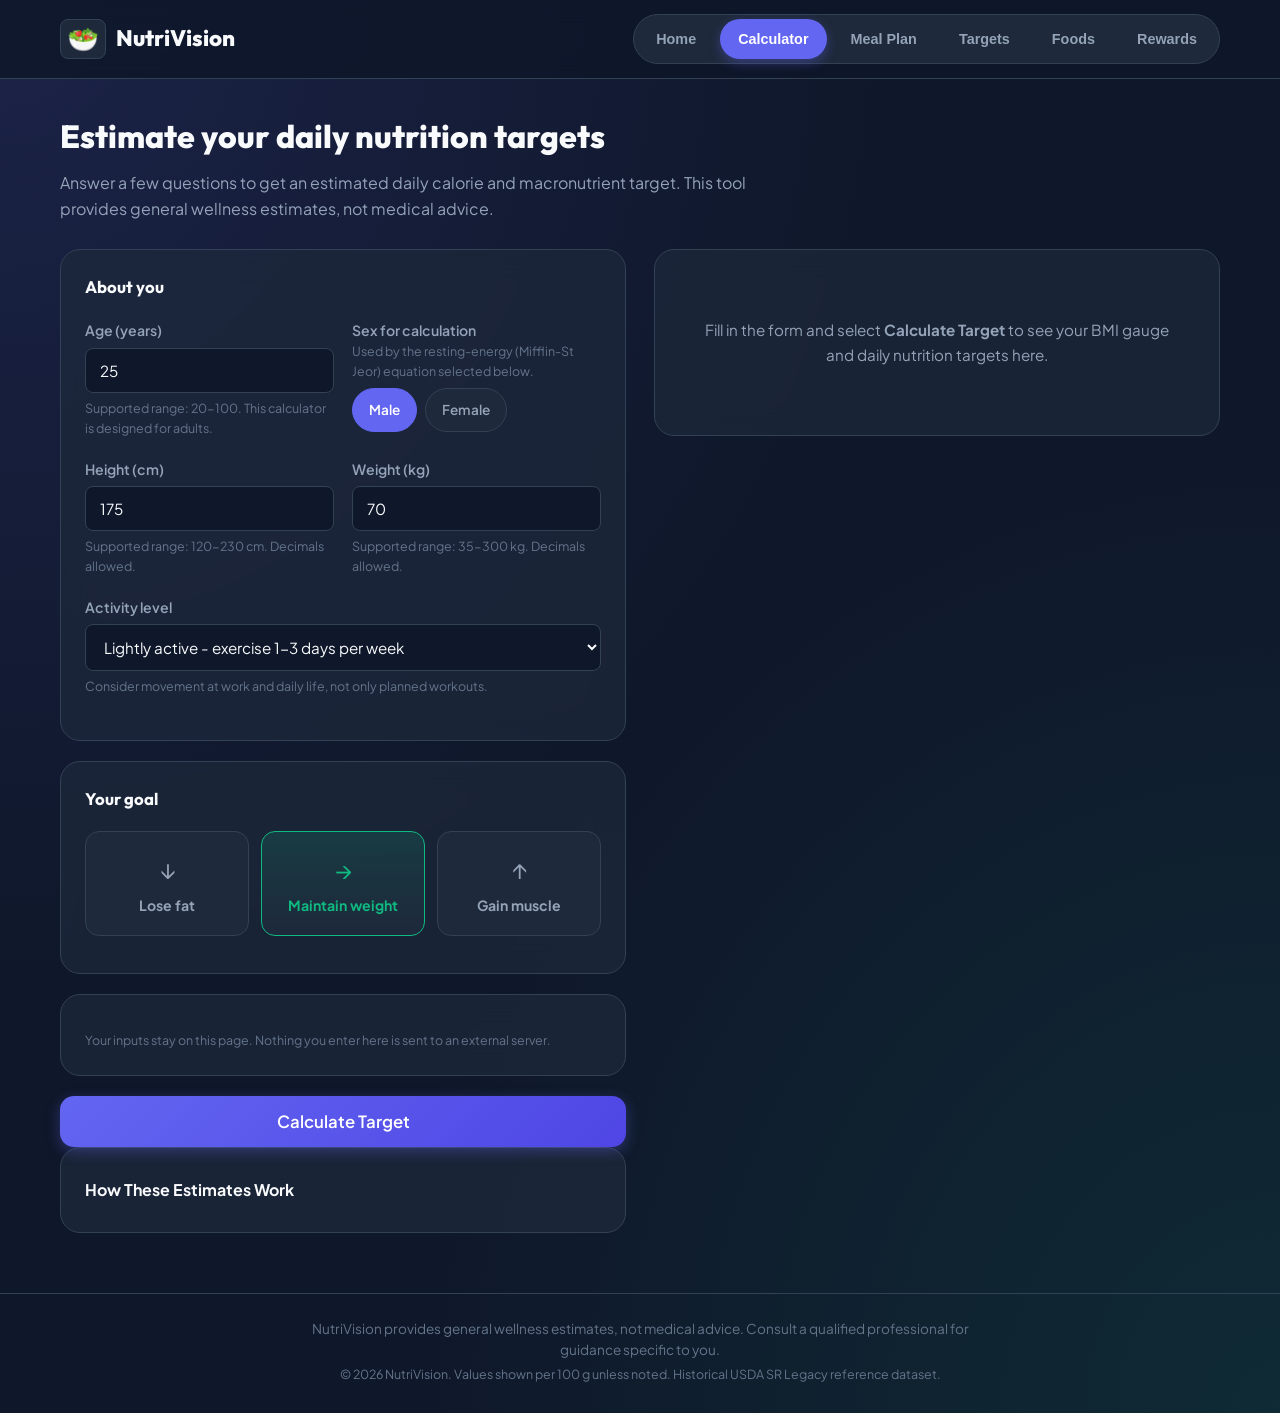
<file: index.html>
<!DOCTYPE html>
<html lang="en">

<head>
  <meta charset="UTF-8">
  <meta name="viewport" content="width=device-width, initial-scale=1.0">
  <title>NutriVision - Daily Nutrition Calculator & Meal Planner</title>
  <meta name="description"
    content="NutriVision helps adults estimate daily calorie and macronutrient targets, view a BMI reference gauge, generate an illustrative three-meal plan, and search a 7,000+ item food database.">
  <link rel="preconnect" href="https://fonts.googleapis.com">
  <link rel="preconnect" href="https://fonts.gstatic.com" crossorigin>
  <link
    href="https://fonts.googleapis.com/css2?family=Outfit:wght@300;400;500;600;700;800&family=Plus+Jakarta+Sans:wght@400;500;600;700&display=swap"
    rel="stylesheet">
  <link rel="stylesheet" href="styles.css">
</head>

<body>
  <a class="skip-link" href="#main-content">Skip to main content</a>

  <!-- Header / Navigation -->
  <header class="app-header">
    <div class="container header-container">
      <div class="logo">
        <div class="logo-icon">🥗</div>
        <div class="logo-text">NutriVision</div>
      </div>
      <nav class="main-nav" aria-label="Main sections">
        <button type="button" class="nav-btn" data-view="home">Home</button>
        <button type="button" class="nav-btn active" data-view="calculator" aria-current="page">Calculator</button>
        <button type="button" class="nav-btn" data-view="mealplan">Meal Plan</button>
        <button type="button" class="nav-btn" data-view="targets">Targets</button>
        <button type="button" class="nav-btn" data-view="foods">Foods</button>
        <button type="button" class="nav-btn" data-view="rewards">Rewards</button>
      </nav>
    </div>
  </header>

  <main id="main-content" class="container main-content">

    <!-- ================= HOME VIEW ================= -->
    <section id="view-home" class="app-view hidden" data-view-panel="home" tabindex="-1">
      <div class="view-intro">
        <h1>Today's activity</h1>
        <p>Track today's steps, see the Fit Coins you've earned, and manage step-goal reminders. Information here
          is stored on this device only.</p>
      </div>

      <div class="home-grid">
        <div class="field-card">
          <h2 class="field-card-title">Daily total steps</h2>

          <div class="steps-log-row">
            <div class="form-group steps-log-input">
              <label for="steps-input">Steps logged today</label>
              <input type="number" id="steps-input" min="0" max="200000" step="1" inputmode="numeric"
                placeholder="e.g. 6200">
            </div>
            <button type="button" class="btn btn-primary" id="steps-save-btn">Save steps</button>
          </div>

          <div class="progress-bar-track" role="progressbar" id="home-steps-progressbar" aria-valuemin="0"
            aria-valuemax="5000" aria-valuenow="0" aria-label="Progress toward today's 5,000-step target">
            <div class="progress-bar-fill" id="home-steps-progress-bar"></div>
          </div>
          <p class="progress-readout"><span id="home-steps-value">0</span> / <span id="home-steps-target">5,000</span>
            steps</p>
          <p class="field-help" id="home-steps-remaining">5,000 steps remaining today</p>

          <p class="health-connect-note">On a phone, steps can come from the Health app (iPhone) or Google Fit
            (Android). Direct HealthKit / Google Fit sync requires installing NutriVision as a mobile app and is not
            available in this browser preview — log steps manually above instead. External service — no
            automatic account connection or data synchronization.</p>

          <div class="divider"></div>

          <h3 class="results-heading">Step-goal reminders</h3>
          <label class="switch-toggle">
            <input type="checkbox" id="reminder-toggle">
            <span class="toggle-switch" aria-hidden="true"></span>
            <span>Remind me about today's step target</span>
          </label>
          <p class="field-help">Uses your browser's notification permission. Reminders only fire while this page is
            open in a tab — this prototype does not use background push notifications.</p>
          <button type="button" class="btn btn-outline" id="reminder-test-btn">Send a test reminder</button>
        </div>

        <div class="field-card">
          <h2 class="field-card-title">Fit Coins</h2>
          <p class="field-help">You earn 1 Fit Coin for every 1,000 steps logged.</p>

          <div class="coin-stats-grid">
            <div class="coin-stat-card">
              <span class="coin-stat-label">Earned today</span>
              <span class="coin-stat-value" id="home-coins-today">0</span>
            </div>
            <div class="coin-stat-card coin-stat-card-total">
              <span class="coin-stat-label">Lifetime balance</span>
              <span class="coin-stat-value" id="home-coins-balance">0</span>
            </div>
          </div>

          <button type="button" class="btn btn-outline btn-large" data-view-link="rewards">Spend coins in
            Rewards</button>

          <div class="divider"></div>

          <h3 class="results-heading">Recent days</h3>
          <div class="history-list" id="steps-history-list"></div>

          <div class="divider"></div>
          <button type="button" class="btn btn-ghost" id="reset-data-btn">Reset saved data on this device</button>
        </div>
      </div>
    </section>

    <!-- ================= CALCULATOR VIEW ================= -->
    <section id="view-calculator" class="app-view" data-view-panel="calculator" tabindex="-1">
      <div class="view-intro">
        <h1>Estimate your daily nutrition targets</h1>
        <p>Answer a few questions to get an estimated daily calorie and macronutrient target. This tool provides
          general wellness estimates, not medical advice.</p>
      </div>

      <div class="calculator-layout">
        <!-- LEFT COLUMN: INPUTS -->
        <div class="calc-column calc-inputs">
          <form id="calc-form" novalidate>

            <div class="field-card">
              <h2 class="field-card-title">About you</h2>

              <div class="form-row">
                <div class="form-group">
                  <label for="input-age">Age (years)</label>
                  <input type="number" id="input-age" name="age" min="20" max="100" step="1" value="25"
                    inputmode="numeric" aria-describedby="age-help age-error" required>
                  <p class="field-help" id="age-help">Supported range: 20-100. This calculator is designed for
                    adults.</p>
                  <p class="field-error" id="age-error" role="alert"></p>
                </div>

                <fieldset class="form-group">
                  <legend>Sex for calculation</legend>
                  <p class="field-help" id="sex-help">Used by the resting-energy (Mifflin-St Jeor) equation selected
                    below.</p>
                  <div class="radio-pill-group" role="radiogroup" aria-describedby="sex-help">
                    <label class="radio-pill">
                      <input type="radio" name="sex" value="male" checked>
                      <span>Male</span>
                    </label>
                    <label class="radio-pill">
                      <input type="radio" name="sex" value="female">
                      <span>Female</span>
                    </label>
                  </div>
                </fieldset>
              </div>

              <div class="form-row">
                <div class="form-group">
                  <label for="input-height">Height (cm)</label>
                  <input type="number" id="input-height" name="height" min="120" max="230" step="0.1" value="175"
                    inputmode="decimal" aria-describedby="height-help height-error" required>
                  <p class="field-help" id="height-help">Supported range: 120-230 cm. Decimals allowed.</p>
                  <p class="field-error" id="height-error" role="alert"></p>
                </div>

                <div class="form-group">
                  <label for="input-weight">Weight (kg)</label>
                  <input type="number" id="input-weight" name="weight" min="35" max="300" step="0.1" value="70"
                    inputmode="decimal" aria-describedby="weight-help weight-error" required>
                  <p class="field-help" id="weight-help">Supported range: 35-300 kg. Decimals allowed.</p>
                  <p class="field-error" id="weight-error" role="alert"></p>
                </div>
              </div>

              <div class="form-group">
                <label for="input-activity">Activity level</label>
                <select id="input-activity" name="activity" aria-describedby="activity-help activity-error" required>
                  <option value="1.2">Sedentary - little or no exercise</option>
                  <option value="1.375" selected>Lightly active - exercise 1-3 days per week</option>
                  <option value="1.55">Moderately active - exercise 3-5 days per week</option>
                  <option value="1.725">Very active - exercise 6-7 days per week</option>
                  <option value="1.9">Extra active - intense training or physical job</option>
                </select>
                <p class="field-help" id="activity-help">Consider movement at work and daily life, not only planned
                  workouts.</p>
                <p class="field-error" id="activity-error" role="alert"></p>
              </div>
            </div>

            <div class="field-card">
              <h2 class="field-card-title">Your goal</h2>

              <div class="goal-cards" role="radiogroup" aria-label="Goal" aria-describedby="goal-error">
                <label class="goal-card">
                  <input type="radio" name="goal" value="lose">
                  <span class="goal-icon" aria-hidden="true">&#8595;</span>
                  <span class="goal-label">Lose fat</span>
                </label>
                <label class="goal-card">
                  <input type="radio" name="goal" value="maintain" checked>
                  <span class="goal-icon" aria-hidden="true">&#8594;</span>
                  <span class="goal-label">Maintain weight</span>
                </label>
                <label class="goal-card">
                  <input type="radio" name="goal" value="gain">
                  <span class="goal-icon" aria-hidden="true">&#8593;</span>
                  <span class="goal-label">Gain muscle</span>
                </label>
              </div>
              <p class="field-error" id="goal-error" role="alert"></p>

              <div id="rate-group" class="form-group rate-group hidden">
                <span class="rate-group-label" id="rate-label">Weekly rate</span>
                <div class="radio-pill-group" role="radiogroup" aria-labelledby="rate-label">
                  <label class="radio-pill">
                    <input type="radio" name="rate" value="0.25" checked>
                    <span>0.25 kg/week</span>
                  </label>
                  <label class="radio-pill">
                    <input type="radio" name="rate" value="0.5">
                    <span>0.5 kg/week</span>
                  </label>
                  <label class="radio-pill radio-pill-aggressive">
                    <input type="radio" name="rate" value="0.75">
                    <span>0.75 kg/week <em>(aggressive)</em></span>
                  </label>
                </div>
              </div>
            </div>

            <div class="field-card">
              <div id="eligibility-wrap" class="eligibility-wrap hidden">
                <label class="eligibility-check">
                  <input type="checkbox" id="input-eligibility" aria-describedby="eligibility-error">
                  <span>I'm 20 or older and I'm not pregnant or breastfeeding.</span>
                </label>
                <p class="field-error" id="eligibility-error" role="alert"></p>
              </div>
              <p class="privacy-note">Your inputs stay on this page. Nothing you enter here is sent to an external
                server.</p>
            </div>

            <div class="form-error-banner hidden" id="form-error-banner" role="alert"></div>

            <button type="submit" class="btn btn-primary btn-large" id="calculate-btn">Calculate Target</button>
          </form>

          <details class="explain-details">
            <summary>How These Estimates Work</summary>
            <div class="explain-body">
              <h3>Resting energy (Mifflin-St Jeor equation)</h3>
              <p>Resting energy is estimated with the Mifflin-St Jeor equation, a widely used formula based on
                weight, height, age, and sex. It is a population-level estimate, not a measurement of your personal
                metabolism.</p>

              <h3>Activity multiplication</h3>
              <p>Resting energy is multiplied by an activity factor (1.2 to 1.9) to approximate total daily energy
                expenditure (TDEE), which includes movement, exercise, and daily activity.</p>

              <h3>Weight-change approximation</h3>
              <p>Weight change is approximated using 7,700 kcal per kilogram of body weight. This is a simplified
                estimate; actual results vary by individual and are influenced by many factors beyond calorie
                counting.</p>

              <h3>Macronutrient percentages</h3>
              <p>Protein, carbohydrate, and fat targets use a prototype split of 25% / 45% / 30% of total calories.
                This is one reasonable distribution among many, not a universal prescription.</p>

              <h3>Sugar and saturated-fat limits</h3>
              <p>Added-sugar and saturated-fat figures are shown as upper limits (calculated at 10% of calories
                each), not goals to reach. Total sugar shown for foods and meals includes naturally occurring sugars
                and is not the same measurement as an added-sugar limit.</p>

              <h3>Uncertainty of predictions</h3>
              <p>Any weekly rate of weight change is an estimate. Individual results are not guaranteed and can be
                affected by hydration, muscle mass, hormones, sleep, and other factors. A 0.75 kg/week target is an
                aggressive rate and may be unsuitable for some people; review it with a qualified professional.</p>

              <h3>BMI limitations</h3>
              <p>BMI is a screening measure based on height and weight only. It does not directly measure body fat
                and does not account for muscle mass, frame size, or other individual differences.</p>

              <h3>Meal data limitations</h3>
              <p>Meal nutrient values come from a historical USDA reference dataset. Where a nutrient is not
                reported, it is shown as unavailable rather than assumed to be zero.</p>
            </div>
          </details>
        </div>

        <!-- RIGHT COLUMN: RESULTS -->
        <div class="calc-column calc-results">
          <div class="results-card" id="results-card">

            <div id="calc-error-notice" class="notice-banner notice-error hidden" role="alert"></div>

            <div class="empty-results" id="empty-results">
              <p>Fill in the form and select <strong>Calculate Target</strong> to see your BMI gauge and daily
                nutrition targets here.</p>
            </div>

            <div class="results-content hidden" id="results-content">

              <div class="stale-banner hidden" id="stale-banner" role="status">
                Inputs have changed. Select <strong>Calculate Target</strong> again to update your results.
              </div>

              <!-- BMI GAUGE -->
              <div class="gauge-block">
                <h2 class="results-heading">BMI reference gauge</h2>
                <div class="gauge-wrap" id="gauge-wrap" aria-hidden="true"></div>
                <div class="gauge-readout">
                  <span class="gauge-bmi-value" id="gauge-bmi-value">--</span>
                  <span class="gauge-bmi-status" id="gauge-bmi-status">--</span>
                </div>
                <p class="gauge-text-alt" id="gauge-text-alt">Calculate your target to see your BMI and status
                  here.</p>
                <p class="gauge-explainer">BMI is a screening estimate, not a diagnosis. It does not directly
                  measure body fat or account for differences such as muscle mass. The four shaded bands on each
                  side of the reference range are visual subdivisions used by this app, not four official clinical
                  diagnoses.</p>
                <p class="ref-weight-range" id="ref-weight-range"></p>
              </div>

              <div class="divider"></div>

              <!-- SUMMARY STATS -->
              <h2 class="results-heading">Energy summary</h2>
              <dl class="stats-list" id="stats-list"></dl>

              <div id="goal-notice" class="notice-banner hidden" role="status"></div>
              <div id="aggressive-notice" class="notice-banner notice-warning hidden" role="alert"></div>

              <div class="divider"></div>

              <!-- NUTRIENT CARDS -->
              <h2 class="results-heading">Daily nutrient targets</h2>
              <div class="nutrient-cards-grid" id="nutrient-cards-grid"></div>

              <button type="button" class="btn btn-outline btn-large share-btn" id="share-btn">Share My
                Targets</button>
            </div>
          </div>
        </div>
      </div>
    </section>

    <!-- ================= MEAL PLAN VIEW ================= -->
    <section id="view-mealplan" class="app-view hidden" data-view-panel="mealplan" tabindex="-1">
      <div class="view-intro">
        <h1>Illustrative meal plan</h1>
        <p>An example three-meal structure sized to your most recently calculated calorie target.</p>
      </div>

      <div id="mealplan-empty" class="empty-results">
        <p>Calculate your target in the <strong>Calculator</strong> section first. The meal plan will use your most
          recently calculated result.</p>
      </div>

      <div id="mealplan-content" class="hidden">
        <div class="mealplan-banner">
          <div class="mealplan-banner-target">
            <span class="mealplan-banner-label">Daily calorie target</span>
            <span class="mealplan-banner-value" id="mealplan-calorie-value">--</span>
          </div>
          <p class="mealplan-banner-note">Portions below adapt automatically to your latest calculation. Adjust
            inputs and recalculate in the Calculator section to update this plan.</p>
          <label class="dessert-toggle">
            <input type="checkbox" id="dessert-toggle">
            <span class="toggle-switch" aria-hidden="true"></span>
            <span>Include optional dessert</span>
          </label>
        </div>

        <div class="meal-cards-grid" id="meal-cards-grid"></div>

        <div class="day-glance-card">
          <h2 class="results-heading">Your day at a glance</h2>
          <p class="day-glance-note">Meal totals below reflect <strong>total sugar</strong> naturally present in
            foods. This is a different measurement from the <strong>added-sugar limit</strong> shown in the
            Calculator section.</p>
          <div class="day-glance-table" id="day-glance-table"></div>
        </div>

        <div class="calo-panel">
          <h2 class="results-heading">Explore meals on Calo</h2>
          <p>Browse Calo's official menu, open or download the Calo application, copy your NutriVision targets, and
            manually enter appropriate targets into Calo where supported.</p>
          <div class="calo-panel-actions">
            <a class="btn btn-outline" id="calo-menu-link" href="https://calo.app/en/menu" target="_blank"
              rel="noopener noreferrer">Open Calo menu</a>
            <a class="btn btn-outline" id="calo-app-link" href="https://calo.go.link/?adj_t=1fubx4rk" target="_blank"
              rel="noopener noreferrer">Open Calo app</a>
            <button type="button" class="btn btn-outline" id="calo-copy-btn">Copy my targets</button>
          </div>
          <p class="calo-disclaimer">External service - no automatic account connection or data synchronization.
            NutriVision is not affiliated with Calo. No personal or nutrition data is sent automatically.</p>
        </div>
      </div>
    </section>

    <!-- ================= TARGETS VIEW ================= -->
    <section id="view-targets" class="app-view hidden" data-view-panel="targets" tabindex="-1">
      <div class="view-intro">
        <h1>Your targets</h1>
        <p>A quick summary of your daily and weekly goals, combining nutrition and activity.</p>
      </div>

      <div id="targets-empty" class="empty-results">
        <p>Calculate your target in the <strong>Calculator</strong> section first to see your weekly weight goal
          and daily calorie target here.</p>
      </div>

      <div id="targets-content" class="hidden">
        <div class="target-stat-grid">
          <div class="target-stat-card">
            <span class="target-stat-label">Daily step target</span>
            <span class="target-stat-value" id="targets-steps-value">5,000 steps/day</span>
            <span class="target-stat-note">A general activity goal used throughout NutriVision.</span>
          </div>
          <div class="target-stat-card">
            <span class="target-stat-label">Weekly weight goal</span>
            <span class="target-stat-value" id="targets-weekly-value">--</span>
            <span class="target-stat-note">An estimate, not a guarantee. See the Calculator section for details.</span>
          </div>
          <div class="target-stat-card">
            <span class="target-stat-label">Daily calorie target</span>
            <span class="target-stat-value" id="targets-calories-value">--</span>
            <span class="target-stat-note">From your most recent calculation.</span>
          </div>
        </div>
        <p class="privacy-note">This information is calculated from your last successful calculation and stored on
          this device only.</p>
      </div>
    </section>

    <!-- ================= FOODS VIEW ================= -->
    <section id="view-foods" class="app-view hidden" data-view-panel="foods" tabindex="-1">
      <div class="view-intro">
        <h1>Food database</h1>
        <p>Search a historical USDA reference dataset (SR Legacy) of 7,793 foods. All values are shown <strong>per
            100 g</strong>.</p>
      </div>

      <div class="foods-toolbar">
        <div class="foods-search-wrap">
          <label for="food-search-input" class="sr-only">Search foods</label>
          <input type="search" id="food-search-input" placeholder="Search foods, e.g. chicken, rice, apple">
        </div>
        <div class="foods-category-wrap">
          <label for="food-category-select" class="sr-only">Category</label>
          <select id="food-category-select">
            <option value="">All categories</option>
          </select>
        </div>
      </div>

      <p class="foods-result-count" id="foods-result-count" role="status"></p>
      <p class="foods-dash-note">A dash means the nutrient was not reported; it does not mean zero.</p>

      <div id="foods-grid" class="foods-grid"></div>

      <nav class="pagination-container" id="foods-pagination" aria-label="Food results pages"></nav>
    </section>

    <!-- ================= REWARDS VIEW ================= -->
    <section id="view-rewards" class="app-view hidden" data-view-panel="rewards" tabindex="-1">
      <div class="view-intro">
        <h1>Rewards</h1>
        <p>Spend the Fit Coins you earn from walking. 1 Fit Coin = 1,000 steps logged.</p>
      </div>

      <div class="rewards-balance-banner">
        <span class="rewards-balance-label">Your balance</span>
        <span class="rewards-balance-value" id="rewards-balance-value">0</span>
        <span class="rewards-balance-unit">Fit Coins</span>
      </div>
      <p class="rewards-disclaimer">Demo rewards catalog — redemptions are recorded locally in this prototype
        and do not send real gift cards, devices, or subscriptions.</p>

      <div id="rewards-grid" class="rewards-grid"></div>

      <div class="my-rewards-card">
        <h2 class="results-heading">My redeemed rewards</h2>
        <div class="my-rewards-list" id="my-rewards-list"></div>
      </div>
    </section>

  </main>

  <!-- ================= SHARE DIALOG ================= -->
  <dialog id="share-dialog" class="share-dialog" aria-labelledby="share-dialog-title">
    <form method="dialog" class="share-dialog-form">
      <div class="share-dialog-header">
        <h2 id="share-dialog-title">Share my targets</h2>
        <button type="submit" class="dialog-close-btn" id="share-dialog-close-x" aria-label="Close dialog">
          &times;</button>
      </div>
      <p class="share-dialog-desc">This preview contains only your nutrition targets. Your age, sex, height,
        weight, and BMI are not included.</p>
      <label for="share-preview-text" class="sr-only">Share text preview</label>
      <textarea id="share-preview-text" class="share-preview-text" readonly rows="12"></textarea>
      <p class="share-status" id="share-status" role="status"></p>
      <div class="share-dialog-actions">
        <button type="button" class="btn btn-primary" id="share-copy-btn">Copy Targets</button>
        <button type="button" class="btn btn-outline hidden" id="share-native-btn">Share...</button>
        <button type="submit" class="btn btn-ghost" id="share-close-btn">Close</button>
      </div>
    </form>
  </dialog>

  <footer class="app-footer">
    <div class="container">
      <p>NutriVision provides general wellness estimates, not medical advice. Consult a qualified professional for
        guidance specific to you.</p>
      <p class="footer-sub">&copy; 2026 NutriVision. Values shown per 100 g unless noted. Historical USDA SR Legacy
        reference dataset.</p>
    </div>
  </footer>

  <div id="aria-live-region" class="sr-only" role="status" aria-live="polite"></div>

  <script src="foodsData.js"></script>
  <script src="app.js"></script>
</body>

</html>
</file>
<file: styles.css>
/* ==========================================================================
   NutriVision Design System - Styles
   Color palette preserved from the existing project theme.
   ========================================================================== */

:root {
  /* Color Palette - Vibrant Dark Mode (unchanged) */
  --bg-dark: #0f172a;
  --bg-card: #1e293b;
  --bg-card-hover: #2d3748;
  --bg-input: #0f172a;

  --primary: #6366f1;
  --primary-hover: #4f46e5;
  --primary-glow: rgba(99, 102, 241, 0.35);

  --accent: #10b981;
  --accent-hover: #059669;
  --accent-glow: rgba(16, 185, 129, 0.35);

  --secondary: #ec4899;
  --warning: #f59e0b;
  --error: #ef4444;

  --text-main: #f8fafc;
  --text-muted: #94a3b8;
  --text-dim: #64748b;

  --border: #334155;
  --border-focus: #818cf8;

  --radius-sm: 8px;
  --radius-md: 14px;
  --radius-lg: 20px;
  --radius-full: 9999px;

  --shadow-sm: 0 4px 6px -1px rgba(0, 0, 0, 0.2);
  --shadow-lg: 0 20px 25px -5px rgba(0, 0, 0, 0.4), 0 10px 10px -5px rgba(0, 0, 0, 0.3);
  --glass-bg: rgba(30, 41, 59, 0.75);
  --glass-border: rgba(255, 255, 255, 0.1);
  --font-family: 'Plus Jakarta Sans', 'Outfit', -apple-system, BlinkMacSystemFont, sans-serif;

  /* Notice banner backgrounds, derived from --warning / --error (pale, on dark surfaces) */
  --warning-bg: rgba(245, 158, 11, 0.12);
  --warning-border: rgba(245, 158, 11, 0.35);
  --error-bg: rgba(239, 68, 68, 0.12);
  --error-border: rgba(239, 68, 68, 0.4);
  --info-bg: rgba(99, 102, 241, 0.12);
  --info-border: rgba(99, 102, 241, 0.3);

  /* BMI gauge band colors: yellow family (low) / green (reference) / red family (high) */
  --gauge-yellow-4: #92400e;
  --gauge-yellow-3: #b45309;
  --gauge-yellow-2: #d97706;
  --gauge-yellow-1: #f59e0b;
  --gauge-green: #10b981;
  --gauge-red-1: #f87171;
  --gauge-red-2: #ef4444;
  --gauge-red-3: #dc2626;
  --gauge-red-4: #991b1b;
  --gauge-marker: #f8fafc;
}

* {
  box-sizing: border-box;
  margin: 0;
  padding: 0;
}

body {
  font-family: var(--font-family);
  background-color: var(--bg-dark);
  color: var(--text-main);
  line-height: 1.6;
  background-image:
    radial-gradient(at 0% 0%, rgba(99, 102, 241, 0.15) 0px, transparent 50%),
    radial-gradient(at 100% 100%, rgba(16, 185, 129, 0.12) 0px, transparent 50%);
  min-height: 100vh;
  display: flex;
  flex-direction: column;
}

.container {
  width: 100%;
  max-width: 1200px;
  margin: 0 auto;
  padding: 0 20px;
}

h1, h2, h3 {
  font-family: 'Outfit', sans-serif;
}

/* ==========================================================================
   Accessibility helpers
   ========================================================================== */

.sr-only {
  position: absolute;
  width: 1px;
  height: 1px;
  padding: 0;
  margin: -1px;
  overflow: hidden;
  clip: rect(0, 0, 0, 0);
  white-space: nowrap;
  border: 0;
}

.skip-link {
  position: absolute;
  top: -50px;
  left: 12px;
  background: var(--primary);
  color: #fff;
  padding: 10px 18px;
  border-radius: var(--radius-sm);
  z-index: 2000;
  transition: top 0.2s ease;
}

.skip-link:focus {
  top: 12px;
}

a:focus-visible,
button:focus-visible,
input:focus-visible,
select:focus-visible,
textarea:focus-visible,
[tabindex]:focus-visible {
  outline: 3px solid var(--border-focus);
  outline-offset: 2px;
}

.hidden {
  display: none !important;
}

@media (prefers-reduced-motion: reduce) {
  *, *::before, *::after {
    animation-duration: 0.001ms !important;
    animation-iteration-count: 1 !important;
    transition-duration: 0.001ms !important;
    scroll-behavior: auto !important;
  }
}

/* ==========================================================================
   Header / Navigation
   ========================================================================== */

.app-header {
  background: rgba(15, 23, 42, 0.85);
  backdrop-filter: blur(12px);
  position: sticky;
  top: 0;
  z-index: 100;
  border-bottom: 1px solid var(--border);
  padding: 14px 0;
}

.header-container {
  display: flex;
  justify-content: space-between;
  align-items: center;
  flex-wrap: wrap;
  gap: 12px;
}

.logo {
  display: flex;
  align-items: center;
  gap: 10px;
  font-family: 'Outfit', sans-serif;
  font-size: 1.4rem;
  font-weight: 800;
}

.logo-icon {
  font-size: 1.6rem;
  background: var(--bg-card);
  padding: 6px;
  border-radius: var(--radius-sm);
  border: 1px solid var(--border);
  line-height: 1;
}

.main-nav {
  display: flex;
  gap: 6px;
  background: var(--bg-card);
  border: 1px solid var(--border);
  border-radius: var(--radius-full);
  padding: 4px;
}

.nav-btn {
  border: none;
  background: transparent;
  color: var(--text-muted);
  font-weight: 600;
  font-size: 0.9rem;
  padding: 9px 18px;
  border-radius: var(--radius-full);
  cursor: pointer;
  min-height: 40px;
  transition: background 0.2s ease, color 0.2s ease;
}

.nav-btn:hover {
  color: var(--text-main);
}

.nav-btn.active {
  background: var(--primary);
  color: #ffffff;
  box-shadow: 0 4px 12px var(--primary-glow);
}

/* ==========================================================================
   Buttons
   ========================================================================== */

.btn {
  display: inline-flex;
  align-items: center;
  justify-content: center;
  gap: 8px;
  padding: 12px 22px;
  font-size: 0.95rem;
  font-weight: 600;
  font-family: var(--font-family);
  border-radius: var(--radius-md);
  border: none;
  cursor: pointer;
  transition: all 0.2s ease;
  text-decoration: none;
  min-height: 44px;
}

.btn-primary {
  background: linear-gradient(135deg, var(--primary) 0%, var(--primary-hover) 100%);
  color: #ffffff;
  box-shadow: 0 4px 14px var(--primary-glow);
}

.btn-primary:hover {
  transform: translateY(-2px);
  box-shadow: 0 6px 20px var(--primary-glow);
}

.btn-outline {
  background: transparent;
  color: var(--text-main);
  border: 1px solid var(--border);
}

.btn-outline:hover {
  background: var(--bg-card);
  border-color: var(--primary);
}

.btn-ghost {
  background: transparent;
  color: var(--text-muted);
  border: 1px solid transparent;
}

.btn-ghost:hover {
  color: var(--text-main);
}

.btn-large {
  width: 100%;
  padding: 15px 24px;
  font-size: 1.05rem;
}

/* ==========================================================================
   Main layout / views
   ========================================================================== */

.main-content {
  flex: 1;
  padding-top: 32px;
  padding-bottom: 60px;
}

.app-view:focus {
  outline: none;
}

.view-intro {
  max-width: 720px;
  margin-bottom: 28px;
}

.view-intro h1 {
  font-size: 2rem;
  font-weight: 800;
  margin-bottom: 8px;
}

.view-intro p {
  color: var(--text-muted);
  font-size: 1rem;
}

.divider {
  height: 1px;
  background: var(--border);
  margin: 28px 0;
}

.results-heading {
  font-size: 1.15rem;
  font-weight: 700;
  margin-bottom: 14px;
}

/* ==========================================================================
   Calculator layout
   ========================================================================== */

.calculator-layout {
  display: grid;
  grid-template-columns: minmax(0, 1fr) minmax(0, 1fr);
  gap: 28px;
  align-items: start;
}

.calc-column {
  min-width: 0;
}

.field-card {
  background: var(--glass-bg);
  backdrop-filter: blur(16px);
  border: 1px solid var(--border);
  border-radius: var(--radius-lg);
  padding: 24px;
  margin-bottom: 20px;
}

.field-card-title {
  font-size: 1.05rem;
  font-weight: 700;
  margin-bottom: 18px;
}

.form-row {
  display: grid;
  grid-template-columns: 1fr 1fr;
  gap: 18px;
}

.form-group {
  display: flex;
  flex-direction: column;
  gap: 6px;
  margin-bottom: 16px;
  min-width: 0;
}

.form-row .form-group {
  margin-bottom: 0;
}

.field-card > .form-group:last-child,
.field-card > .form-row:last-child {
  margin-bottom: 0;
}

.form-group label,
fieldset.form-group legend {
  font-size: 0.88rem;
  font-weight: 600;
  color: var(--text-muted);
}

fieldset.form-group {
  border: none;
  padding: 0;
}

.form-group input[type="number"],
.form-group input[type="text"],
.form-group select {
  width: 100%;
  padding: 12px 14px;
  background-color: var(--bg-input);
  border: 1px solid var(--border);
  border-radius: var(--radius-sm);
  color: var(--text-main);
  font-family: var(--font-family);
  font-size: 0.95rem;
  min-height: 44px;
  transition: border-color 0.2s, box-shadow 0.2s;
}

.form-group input:focus,
.form-group select:focus {
  outline: none;
  border-color: var(--border-focus);
  box-shadow: 0 0 0 3px rgba(99, 102, 241, 0.2);
}

.field-help {
  font-size: 0.78rem;
  color: var(--text-dim);
}

.field-error {
  font-size: 0.8rem;
  color: var(--error);
  min-height: 1em;
}

/* Radio pill groups (sex, weekly rate) */
.radio-pill-group {
  display: flex;
  flex-wrap: wrap;
  gap: 8px;
}

.radio-pill {
  position: relative;
  display: inline-flex;
  align-items: center;
}

.radio-pill input {
  position: absolute;
  opacity: 0;
  width: 100%;
  height: 100%;
  margin: 0;
  cursor: pointer;
}

.radio-pill span {
  padding: 10px 16px;
  border-radius: var(--radius-full);
  border: 1px solid var(--border);
  background: var(--bg-card);
  color: var(--text-muted);
  font-size: 0.85rem;
  font-weight: 600;
  min-height: 44px;
  display: inline-flex;
  align-items: center;
  transition: all 0.2s ease;
}

.radio-pill input:checked + span {
  background: var(--primary);
  border-color: var(--primary);
  color: #ffffff;
}

.radio-pill input:focus-visible + span {
  outline: 3px solid var(--border-focus);
  outline-offset: 2px;
}

.radio-pill-aggressive span em {
  font-style: normal;
  opacity: 0.85;
}

/* Goal cards */
.goal-cards {
  display: grid;
  grid-template-columns: repeat(3, 1fr);
  gap: 12px;
}

.goal-card {
  position: relative;
  display: flex;
  flex-direction: column;
  align-items: center;
  gap: 6px;
  padding: 18px 10px;
  border-radius: var(--radius-md);
  border: 1px solid var(--border);
  background: var(--bg-card);
  cursor: pointer;
  text-align: center;
  transition: all 0.2s ease;
}

.goal-card input {
  position: absolute;
  opacity: 0;
  width: 100%;
  height: 100%;
  margin: 0;
  cursor: pointer;
}

.goal-card input:focus-visible ~ * {
  outline: 3px solid var(--border-focus);
  outline-offset: 2px;
}

.goal-icon {
  font-size: 1.5rem;
  color: var(--text-muted);
}

.goal-label {
  font-size: 0.88rem;
  font-weight: 700;
  color: var(--text-muted);
}

.goal-card:has(input:checked) {
  background: linear-gradient(180deg, rgba(16, 185, 129, 0.16) 0%, var(--bg-card) 100%);
  border-color: var(--accent);
}

.goal-card:has(input:checked) .goal-icon,
.goal-card:has(input:checked) .goal-label {
  color: var(--accent);
}

.rate-group {
  margin-top: 16px;
}

.rate-group-label {
  display: block;
  font-size: 0.88rem;
  font-weight: 600;
  color: var(--text-muted);
  margin-bottom: 8px;
}

.eligibility-check {
  display: flex;
  align-items: flex-start;
  gap: 10px;
  font-size: 0.9rem;
  color: var(--text-main);
  cursor: pointer;
}

.eligibility-check input {
  width: 20px;
  height: 20px;
  min-width: 20px;
  margin-top: 2px;
  accent-color: var(--primary);
}

.privacy-note {
  margin-top: 12px;
  font-size: 0.78rem;
  color: var(--text-dim);
}

.form-error-banner {
  background: var(--error-bg);
  border: 1px solid var(--error-border);
  color: #fca5a5;
  padding: 12px 16px;
  border-radius: var(--radius-md);
  font-size: 0.88rem;
  margin-bottom: 16px;
}

/* Explain details */
.explain-details {
  background: var(--glass-bg);
  border: 1px solid var(--border);
  border-radius: var(--radius-lg);
  padding: 20px 24px;
}

.explain-details summary {
  cursor: pointer;
  font-weight: 700;
  font-size: 1rem;
  min-height: 44px;
  display: flex;
  align-items: center;
}

.explain-details summary:focus-visible {
  outline: 3px solid var(--border-focus);
  outline-offset: 2px;
}

.explain-body {
  margin-top: 16px;
}

.explain-body h3 {
  font-size: 0.95rem;
  color: var(--accent);
  margin: 16px 0 6px;
}

.explain-body h3:first-child {
  margin-top: 0;
}

.explain-body p {
  font-size: 0.88rem;
  color: var(--text-muted);
  line-height: 1.6;
}

/* ==========================================================================
   Results card
   ========================================================================== */

.results-card {
  background: var(--glass-bg);
  backdrop-filter: blur(16px);
  border: 1px solid var(--border);
  border-radius: var(--radius-lg);
  padding: 28px;
  position: sticky;
  top: 90px;
}

.empty-results {
  color: var(--text-muted);
  font-size: 0.95rem;
  padding: 40px 10px;
  text-align: center;
}

.notice-banner {
  padding: 12px 16px;
  border-radius: var(--radius-md);
  font-size: 0.85rem;
  margin-bottom: 12px;
  background: var(--info-bg);
  border: 1px solid var(--info-border);
  color: #c7d2fe;
}

.notice-warning {
  background: var(--warning-bg);
  border-color: var(--warning-border);
  color: #fcd34d;
}

.notice-error {
  background: var(--error-bg);
  border-color: var(--error-border);
  color: #fca5a5;
}

.stale-banner {
  background: var(--warning-bg);
  border: 1px solid var(--warning-border);
  color: #fcd34d;
  padding: 10px 14px;
  border-radius: var(--radius-md);
  font-size: 0.85rem;
  margin-bottom: 18px;
}

/* Gauge */
.gauge-block {
  text-align: center;
}

.gauge-wrap {
  max-width: 320px;
  margin: 0 auto;
}

.gauge-svg {
  width: 100%;
  height: auto;
  display: block;
}

.gauge-readout {
  display: flex;
  flex-direction: column;
  align-items: center;
  gap: 2px;
  margin-top: -8px;
}

.gauge-bmi-value {
  font-size: 2.2rem;
  font-weight: 800;
  font-family: 'Outfit', sans-serif;
}

.gauge-bmi-status {
  font-size: 0.95rem;
  font-weight: 700;
  color: var(--accent);
}

.gauge-text-alt {
  font-size: 0.8rem;
  color: var(--text-dim);
  margin-top: 6px;
}

.gauge-explainer {
  font-size: 0.8rem;
  color: var(--text-muted);
  margin-top: 12px;
  text-align: left;
}

.ref-weight-range {
  font-size: 0.85rem;
  color: var(--text-main);
  margin-top: 12px;
  font-weight: 600;
  text-align: left;
}

/* Stats list */
.stats-list {
  display: flex;
  flex-direction: column;
  gap: 0;
}

.stat-row {
  display: flex;
  justify-content: space-between;
  gap: 12px;
  padding: 9px 0;
  border-bottom: 1px solid rgba(255, 255, 255, 0.06);
  font-size: 0.88rem;
}

.stat-row dt {
  color: var(--text-muted);
}

.stat-row dd {
  color: var(--text-main);
  font-weight: 700;
  text-align: right;
}

/* Nutrient cards */
.nutrient-cards-grid {
  display: grid;
  grid-template-columns: repeat(3, 1fr);
  gap: 14px;
  margin-bottom: 22px;
}

.nutrient-card {
  background: var(--bg-card);
  border: 1px solid var(--border);
  border-radius: var(--radius-md);
  padding: 16px 14px;
  display: flex;
  flex-direction: column;
  gap: 4px;
}

.nutrient-card-name {
  font-size: 0.75rem;
  font-weight: 700;
  text-transform: uppercase;
  letter-spacing: 0.4px;
  color: var(--text-muted);
}

.nutrient-card-value {
  font-family: 'Outfit', sans-serif;
  font-size: 1.5rem;
  font-weight: 800;
}

.nutrient-card-unit {
  font-size: 0.75rem;
  font-weight: 600;
  color: var(--text-dim);
  margin-left: 4px;
}

.nutrient-card-kind {
  font-size: 0.68rem;
  font-weight: 700;
  text-transform: uppercase;
  letter-spacing: 0.3px;
  padding: 2px 8px;
  border-radius: var(--radius-full);
  align-self: flex-start;
  margin-top: 4px;
}

.nutrient-card-kind-target {
  background: rgba(16, 185, 129, 0.15);
  color: var(--accent);
}

.nutrient-card-kind-limit {
  background: var(--warning-bg);
  color: #fcd34d;
}

.share-btn {
  margin-top: 4px;
}

/* ==========================================================================
   Meal Plan
   ========================================================================== */

.mealplan-banner {
  background: var(--glass-bg);
  border: 1px solid var(--border);
  border-radius: var(--radius-lg);
  padding: 22px 24px;
  margin-bottom: 24px;
}

.mealplan-banner-target {
  display: flex;
  align-items: baseline;
  gap: 10px;
  margin-bottom: 8px;
}

.mealplan-banner-label {
  color: var(--text-muted);
  font-size: 0.9rem;
}

.mealplan-banner-value {
  font-family: 'Outfit', sans-serif;
  font-size: 1.8rem;
  font-weight: 800;
  color: var(--accent);
}

.mealplan-banner-note {
  color: var(--text-dim);
  font-size: 0.85rem;
  margin-bottom: 16px;
}

.dessert-toggle,
.switch-toggle {
  display: inline-flex;
  align-items: center;
  gap: 10px;
  cursor: pointer;
  font-size: 0.9rem;
  font-weight: 600;
  min-height: 44px;
}

.dessert-toggle input,
.switch-toggle input {
  position: absolute;
  opacity: 0;
  width: 1px;
  height: 1px;
}

.toggle-switch {
  width: 44px;
  height: 26px;
  border-radius: var(--radius-full);
  background: var(--bg-card);
  border: 1px solid var(--border);
  position: relative;
  transition: background 0.2s ease;
  flex-shrink: 0;
}

.toggle-switch::after {
  content: "";
  position: absolute;
  top: 2px;
  left: 2px;
  width: 20px;
  height: 20px;
  border-radius: 50%;
  background: var(--text-muted);
  transition: transform 0.2s ease, background 0.2s ease;
}

.dessert-toggle input:checked + .toggle-switch,
.switch-toggle input:checked + .toggle-switch {
  background: var(--accent);
  border-color: var(--accent);
}

.dessert-toggle input:checked + .toggle-switch::after,
.switch-toggle input:checked + .toggle-switch::after {
  transform: translateX(18px);
  background: #ffffff;
}

.dessert-toggle input:focus-visible + .toggle-switch,
.switch-toggle input:focus-visible + .toggle-switch {
  outline: 3px solid var(--border-focus);
  outline-offset: 2px;
}

.meal-cards-grid {
  display: grid;
  grid-template-columns: repeat(3, 1fr);
  gap: 20px;
  margin-bottom: 28px;
  align-items: stretch;
}

.meal-card {
  background: var(--bg-card);
  border: 1px solid var(--border);
  border-radius: var(--radius-md);
  padding: 20px;
  display: flex;
  flex-direction: column;
  gap: 10px;
  height: 100%;
}

.meal-card-top {
  display: flex;
  justify-content: space-between;
  align-items: center;
  gap: 8px;
}

.meal-type-badge {
  font-size: 0.72rem;
  font-weight: 700;
  text-transform: uppercase;
  letter-spacing: 0.4px;
  padding: 4px 10px;
  border-radius: var(--radius-full);
  background: var(--primary);
  color: #ffffff;
}

.meal-pct-badge {
  font-size: 0.75rem;
  color: var(--text-dim);
  font-weight: 600;
}

.meal-card-name {
  font-size: 1.05rem;
  font-weight: 700;
  min-height: 2.6em;
}

.meal-card-cal {
  font-size: 1.3rem;
  font-weight: 800;
  color: var(--accent);
  font-family: 'Outfit', sans-serif;
}

.meal-ingredient-list {
  list-style: none;
  display: flex;
  flex-direction: column;
  gap: 6px;
  font-size: 0.85rem;
  background: rgba(0, 0, 0, 0.2);
  padding: 10px 12px;
  border-radius: var(--radius-sm);
}

.meal-ingredient-list li {
  display: flex;
  justify-content: space-between;
  gap: 10px;
  color: var(--text-muted);
}

.meal-ingredient-list .ing-grams {
  color: var(--text-main);
  font-weight: 600;
  white-space: nowrap;
}

.meal-nutrient-grid {
  display: grid;
  grid-template-columns: repeat(2, 1fr);
  gap: 8px;
  margin-top: auto;
  padding-top: 8px;
}

.meal-nutrient-grid > div {
  display: flex;
  flex-direction: column;
  gap: 2px;
}

.meal-nutrient-grid span {
  font-size: 0.7rem;
  color: var(--text-dim);
  text-transform: uppercase;
  letter-spacing: 0.3px;
}

.meal-nutrient-grid b {
  font-size: 0.92rem;
  font-weight: 700;
}

.unavailable {
  color: var(--text-dim);
  font-weight: 500;
  font-style: italic;
  font-size: 0.82em;
}

/* Day at a glance */
.day-glance-card {
  background: var(--glass-bg);
  border: 1px solid var(--border);
  border-radius: var(--radius-lg);
  padding: 24px;
  margin-bottom: 24px;
}

.day-glance-note {
  font-size: 0.85rem;
  color: var(--text-muted);
  margin-bottom: 16px;
}

.day-glance-table {
  display: flex;
  flex-direction: column;
}

.glance-row {
  display: grid;
  grid-template-columns: 1.6fr 1fr 1fr;
  gap: 10px;
  padding: 10px 0;
  border-bottom: 1px solid rgba(255, 255, 255, 0.06);
  font-size: 0.88rem;
  align-items: center;
}

.glance-row.glance-head {
  color: var(--text-dim);
  font-size: 0.72rem;
  text-transform: uppercase;
  letter-spacing: 0.4px;
  font-weight: 700;
}

.glance-row span:first-child {
  color: var(--text-muted);
}

.glance-row:not(.glance-head) span:nth-child(2),
.glance-row:not(.glance-head) span:nth-child(3) {
  font-weight: 700;
  text-align: right;
}

/* Calo panel */
.calo-panel {
  background: linear-gradient(180deg, rgba(16, 185, 129, 0.08) 0%, var(--glass-bg) 100%);
  border: 1px solid rgba(16, 185, 129, 0.3);
  border-radius: var(--radius-lg);
  padding: 24px;
}

.calo-panel p {
  color: var(--text-muted);
  font-size: 0.9rem;
  margin-bottom: 16px;
}

.calo-panel-actions {
  display: flex;
  flex-wrap: wrap;
  gap: 12px;
  margin-bottom: 16px;
}

.calo-disclaimer {
  font-size: 0.78rem;
  color: var(--text-dim);
  margin-bottom: 0;
}

/* ==========================================================================
   Foods
   ========================================================================== */

.foods-toolbar {
  display: grid;
  grid-template-columns: 2fr 1fr;
  gap: 14px;
  margin-bottom: 12px;
}

.foods-search-wrap input,
.foods-category-wrap select {
  width: 100%;
  padding: 14px 16px;
  font-size: 1rem;
  background-color: var(--bg-input);
  border: 1px solid var(--border);
  border-radius: var(--radius-md);
  color: var(--text-main);
  font-family: var(--font-family);
  min-height: 48px;
}

.foods-search-wrap input:focus,
.foods-category-wrap select:focus {
  outline: none;
  border-color: var(--border-focus);
  box-shadow: 0 0 0 3px rgba(99, 102, 241, 0.2);
}

.foods-result-count {
  font-size: 0.88rem;
  color: var(--text-muted);
  margin-bottom: 2px;
}

.foods-dash-note {
  font-size: 0.78rem;
  color: var(--text-dim);
  margin-bottom: 18px;
}

.foods-grid {
  display: grid;
  grid-template-columns: repeat(3, 1fr);
  gap: 18px;
  margin-bottom: 24px;
}

.foods-empty {
  grid-column: 1 / -1;
  text-align: center;
  padding: 48px 10px;
  color: var(--text-muted);
}

.food-card {
  background: var(--bg-card);
  border: 1px solid var(--border);
  border-radius: var(--radius-md);
  padding: 18px;
  transition: border-color 0.2s ease, transform 0.2s ease;
}

.food-card:hover {
  border-color: var(--primary);
  transform: translateY(-2px);
}

.food-card-head {
  display: flex;
  justify-content: space-between;
  align-items: flex-start;
  gap: 8px;
  margin-bottom: 4px;
}

.food-card-name {
  font-size: 0.95rem;
  font-weight: 700;
  line-height: 1.35;
}

.food-card-cat {
  font-size: 0.65rem;
  padding: 3px 9px;
  border-radius: var(--radius-full);
  background: rgba(99, 102, 241, 0.18);
  color: #a5b4fc;
  white-space: nowrap;
  flex-shrink: 0;
}

.food-card-basis {
  font-size: 0.75rem;
  color: var(--text-dim);
  margin-bottom: 12px;
}

.food-card-grid {
  display: grid;
  grid-template-columns: repeat(3, 1fr);
  gap: 8px;
  background: rgba(0, 0, 0, 0.2);
  padding: 10px;
  border-radius: var(--radius-sm);
  text-align: center;
}

.food-card-grid > div {
  display: flex;
  flex-direction: column;
  gap: 2px;
}

.food-card-grid span {
  font-size: 0.62rem;
  color: var(--text-dim);
}

.food-card-grid b {
  font-size: 0.88rem;
  font-weight: 700;
  color: var(--text-main);
}

/* Pagination (shared: foods) */
.pagination-container {
  display: flex;
  align-items: center;
  justify-content: center;
  gap: 16px;
  flex-wrap: wrap;
}

.page-btn {
  padding: 10px 20px;
  border-radius: var(--radius-sm);
  border: 1px solid var(--border);
  background: var(--bg-card);
  color: var(--text-main);
  font-size: 0.9rem;
  font-weight: 600;
  cursor: pointer;
  min-height: 44px;
  transition: background 0.2s ease, border-color 0.2s ease;
}

.page-btn:hover:not(:disabled) {
  background: var(--primary);
  border-color: var(--primary);
  color: #ffffff;
}

.page-btn:disabled {
  opacity: 0.4;
  cursor: not-allowed;
}

.page-info {
  font-size: 0.88rem;
  color: var(--text-muted);
  white-space: nowrap;
}

/* ==========================================================================
   Share dialog
   ========================================================================== */

.share-dialog {
  border: 1px solid var(--border);
  border-radius: var(--radius-lg);
  background: var(--bg-card);
  color: var(--text-main);
  padding: 0;
  width: min(92vw, 480px);
  max-height: 88vh;
  box-shadow: var(--shadow-lg);
}

.share-dialog::backdrop {
  background: rgba(0, 0, 0, 0.65);
  backdrop-filter: blur(4px);
}

.share-dialog-form {
  padding: 24px;
  display: flex;
  flex-direction: column;
  gap: 14px;
  max-height: 88vh;
  overflow-y: auto;
}

.share-dialog-header {
  display: flex;
  justify-content: space-between;
  align-items: center;
}

.share-dialog-header h2 {
  font-size: 1.2rem;
  font-weight: 700;
}

.dialog-close-btn {
  background: none;
  border: none;
  color: var(--text-muted);
  font-size: 1.6rem;
  line-height: 1;
  cursor: pointer;
  min-width: 44px;
  min-height: 44px;
}

.dialog-close-btn:hover {
  color: var(--text-main);
}

.share-dialog-desc {
  font-size: 0.85rem;
  color: var(--text-muted);
}

.share-preview-text {
  width: 100%;
  min-height: 220px;
  background: var(--bg-input);
  border: 1px solid var(--border);
  border-radius: var(--radius-sm);
  color: var(--text-main);
  font-family: 'Courier New', monospace;
  font-size: 0.85rem;
  padding: 12px;
  resize: vertical;
}

.share-status {
  font-size: 0.82rem;
  color: var(--accent);
  min-height: 1.2em;
}

.share-dialog-actions {
  display: flex;
  flex-wrap: wrap;
  gap: 10px;
  justify-content: flex-end;
}

/* ==========================================================================
   Footer
   ========================================================================== */

.app-footer {
  text-align: center;
  padding: 24px 0;
  border-top: 1px solid var(--border);
  color: var(--text-dim);
  font-size: 0.85rem;
}

.app-footer p {
  max-width: 700px;
  margin: 0 auto 4px;
}

.footer-sub {
  font-size: 0.78rem;
}

/* ==========================================================================
   Home / Targets / Rewards
   ========================================================================== */

.eligibility-wrap {
  margin-bottom: 4px;
}

.home-grid {
  display: grid;
  grid-template-columns: 1fr 1fr;
  gap: 24px;
  align-items: start;
}

.steps-log-row {
  display: flex;
  align-items: flex-end;
  gap: 12px;
  margin-bottom: 14px;
}

.steps-log-input {
  flex: 1;
  min-width: 0;
  margin-bottom: 0;
}

.steps-log-row .btn {
  flex-shrink: 0;
}

.progress-bar-track {
  width: 100%;
  height: 14px;
  border-radius: var(--radius-full);
  background: var(--bg-card);
  border: 1px solid var(--border);
  overflow: hidden;
  margin-bottom: 8px;
}

.progress-bar-fill {
  height: 100%;
  width: 0%;
  background: linear-gradient(90deg, var(--accent) 0%, var(--primary) 100%);
  border-radius: var(--radius-full);
  transition: width 0.3s ease;
}

.progress-readout {
  font-size: 0.95rem;
  font-weight: 700;
  margin-bottom: 4px;
}

.health-connect-note {
  font-size: 0.8rem;
  color: var(--text-dim);
  background: rgba(0, 0, 0, 0.2);
  border-radius: var(--radius-sm);
  padding: 10px 12px;
  margin-top: 14px;
}

.coin-stats-grid {
  display: grid;
  grid-template-columns: 1fr 1fr;
  gap: 12px;
  margin: 16px 0;
}

.coin-stat-card {
  background: var(--bg-card);
  border: 1px solid var(--border);
  border-radius: var(--radius-md);
  padding: 16px;
  display: flex;
  flex-direction: column;
  gap: 4px;
}

.coin-stat-card-total {
  border-color: rgba(16, 185, 129, 0.4);
  background: linear-gradient(180deg, rgba(16, 185, 129, 0.14) 0%, var(--bg-card) 100%);
}

.coin-stat-label {
  font-size: 0.75rem;
  color: var(--text-muted);
  text-transform: uppercase;
  letter-spacing: 0.4px;
}

.coin-stat-value {
  font-family: 'Outfit', sans-serif;
  font-size: 1.7rem;
  font-weight: 800;
}

.history-list,
.day-glance-table {
  display: flex;
  flex-direction: column;
}

.history-row {
  display: grid;
  grid-template-columns: 1.4fr 1fr 1fr;
  gap: 10px;
  padding: 8px 0;
  border-bottom: 1px solid rgba(255, 255, 255, 0.06);
  font-size: 0.85rem;
  color: var(--text-muted);
}

.history-row span:nth-child(2),
.history-row span:nth-child(3) {
  text-align: right;
  color: var(--text-main);
  font-weight: 600;
}

.history-empty,
.rewards-empty {
  color: var(--text-dim);
  font-size: 0.85rem;
  padding: 8px 0;
}

/* Targets */
.target-stat-grid {
  display: grid;
  grid-template-columns: repeat(3, 1fr);
  gap: 18px;
  margin-bottom: 16px;
}

.target-stat-card {
  background: var(--glass-bg);
  border: 1px solid var(--border);
  border-radius: var(--radius-lg);
  padding: 22px;
  display: flex;
  flex-direction: column;
  gap: 6px;
}

.target-stat-label {
  font-size: 0.8rem;
  font-weight: 700;
  text-transform: uppercase;
  letter-spacing: 0.4px;
  color: var(--text-muted);
}

.target-stat-value {
  font-family: 'Outfit', sans-serif;
  font-size: 1.5rem;
  font-weight: 800;
  color: var(--accent);
}

.target-stat-note {
  font-size: 0.78rem;
  color: var(--text-dim);
}

/* Rewards */
.rewards-balance-banner {
  display: flex;
  align-items: baseline;
  gap: 10px;
  background: linear-gradient(135deg, rgba(16, 185, 129, 0.16) 0%, rgba(99, 102, 241, 0.12) 100%);
  border: 1px solid rgba(16, 185, 129, 0.35);
  border-radius: var(--radius-lg);
  padding: 20px 24px;
  margin-bottom: 12px;
}

.rewards-balance-label {
  font-size: 0.9rem;
  color: var(--text-muted);
}

.rewards-balance-value {
  font-family: 'Outfit', sans-serif;
  font-size: 2rem;
  font-weight: 800;
  color: var(--accent);
}

.rewards-balance-unit {
  font-size: 0.85rem;
  color: var(--text-muted);
  font-weight: 600;
}

.rewards-disclaimer {
  font-size: 0.8rem;
  color: var(--text-dim);
  margin-bottom: 20px;
}

.rewards-grid {
  display: grid;
  grid-template-columns: repeat(3, 1fr);
  gap: 18px;
  margin-bottom: 28px;
}

.reward-card {
  background: var(--bg-card);
  border: 1px solid var(--border);
  border-radius: var(--radius-md);
  padding: 18px;
  display: flex;
  flex-direction: column;
  gap: 6px;
  transition: border-color 0.2s ease, transform 0.2s ease;
}

.reward-card:not(.reward-card-locked):hover {
  border-color: var(--accent);
  transform: translateY(-2px);
}

.reward-card-locked {
  opacity: 0.6;
}

.reward-icon {
  font-size: 1.8rem;
}

.reward-category {
  font-size: 0.68rem;
  font-weight: 700;
  text-transform: uppercase;
  letter-spacing: 0.4px;
  color: var(--text-dim);
}

.reward-name {
  font-size: 0.98rem;
  font-weight: 700;
  min-height: 2.5em;
}

.reward-cost {
  font-size: 1.1rem;
  font-weight: 800;
  color: var(--accent);
  font-family: 'Outfit', sans-serif;
}

.reward-cost span {
  font-size: 0.7rem;
  font-weight: 600;
  color: var(--text-dim);
}

.reward-redeem-btn {
  margin-top: 6px;
  width: 100%;
}

.my-rewards-card {
  background: var(--glass-bg);
  border: 1px solid var(--border);
  border-radius: var(--radius-lg);
  padding: 24px;
}

.my-reward-row {
  display: grid;
  grid-template-columns: 1.6fr 1fr 1fr;
  gap: 10px;
  padding: 10px 0;
  border-bottom: 1px solid rgba(255, 255, 255, 0.06);
  font-size: 0.88rem;
}

.my-reward-row span:nth-child(2),
.my-reward-row span:nth-child(3) {
  text-align: right;
  color: var(--text-muted);
}

/* ==========================================================================
   Responsive breakpoints
   Desktop ~1440px, Tablet ~1024px, Mobile ~390px
   ========================================================================== */

@media (max-width: 1024px) {
  .calculator-layout,
  .home-grid {
    grid-template-columns: 1fr;
  }

  .results-card {
    position: static;
  }

  .nutrient-cards-grid {
    grid-template-columns: repeat(3, 1fr);
  }

  .meal-cards-grid {
    grid-template-columns: repeat(2, 1fr);
  }

  .foods-grid,
  .rewards-grid {
    grid-template-columns: repeat(2, 1fr);
  }

  .target-stat-grid {
    grid-template-columns: repeat(2, 1fr);
  }

  .glance-row {
    grid-template-columns: 1.4fr 1fr 1fr;
  }
}

@media (max-width: 768px) {
  .main-nav {
    width: 100%;
    flex-wrap: wrap;
    justify-content: center;
  }

  .nav-btn {
    flex: 1 1 30%;
    padding: 9px 6px;
    font-size: 0.8rem;
    text-align: center;
  }

  .form-row {
    grid-template-columns: 1fr;
  }

  .field-card {
    padding: 18px;
  }

  .goal-cards {
    grid-template-columns: 1fr;
  }

  .nutrient-cards-grid,
  .coin-stats-grid {
    grid-template-columns: repeat(2, 1fr);
  }

  .meal-cards-grid {
    grid-template-columns: 1fr;
  }

  .foods-toolbar {
    grid-template-columns: 1fr;
  }

  .foods-grid,
  .rewards-grid,
  .target-stat-grid {
    grid-template-columns: 1fr;
  }

  .steps-log-row {
    flex-direction: column;
    align-items: stretch;
  }

  .steps-log-row .btn {
    width: 100%;
  }

  .view-intro h1 {
    font-size: 1.6rem;
  }

  .container {
    padding: 0 16px;
  }
}

@media (max-width: 480px) {
  .glance-row {
    grid-template-columns: 1.3fr 1fr 1fr;
    font-size: 0.8rem;
  }

  .history-row,
  .my-reward-row {
    grid-template-columns: 1.2fr 1fr 1fr;
    font-size: 0.78rem;
  }

  .share-dialog {
    width: 94vw;
  }

  .calo-panel-actions .btn,
  .share-dialog-actions .btn {
    width: 100%;
  }

  .nav-btn {
    flex: 1 1 45%;
  }
}
</file>
